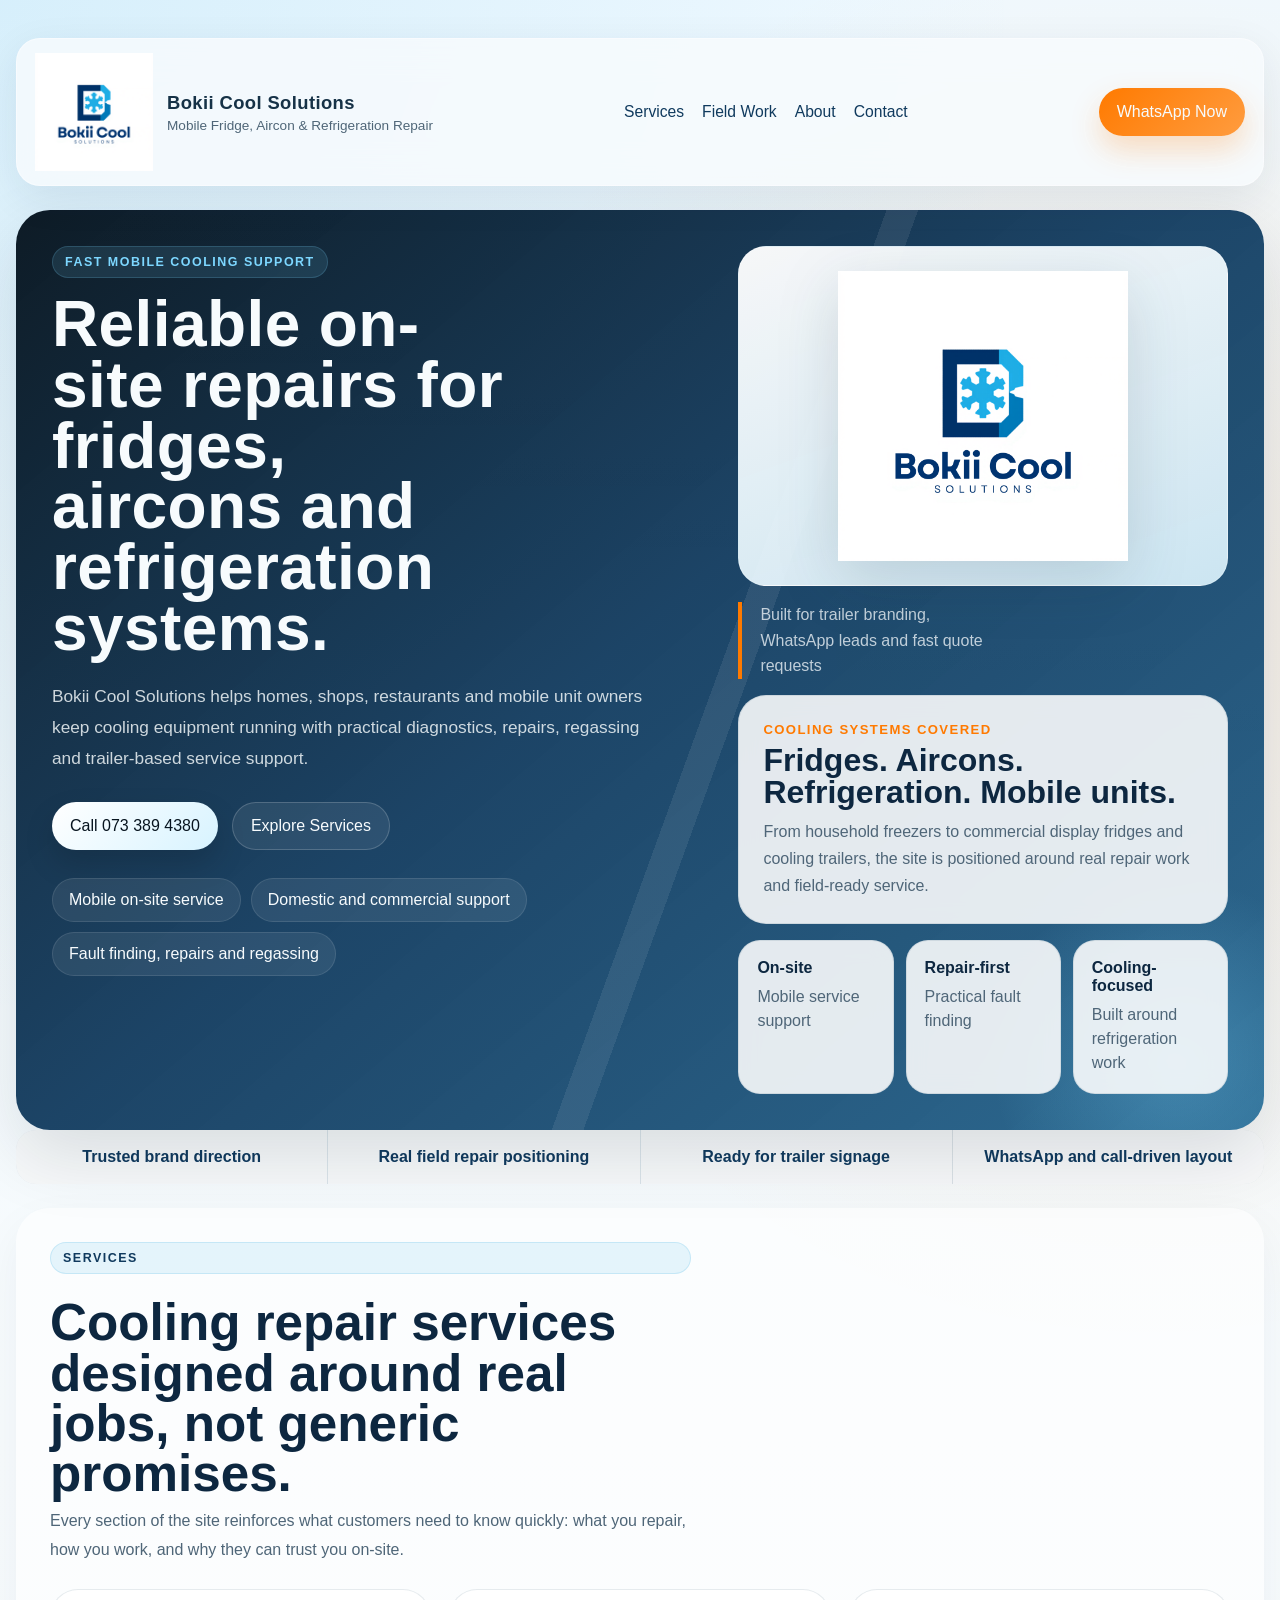
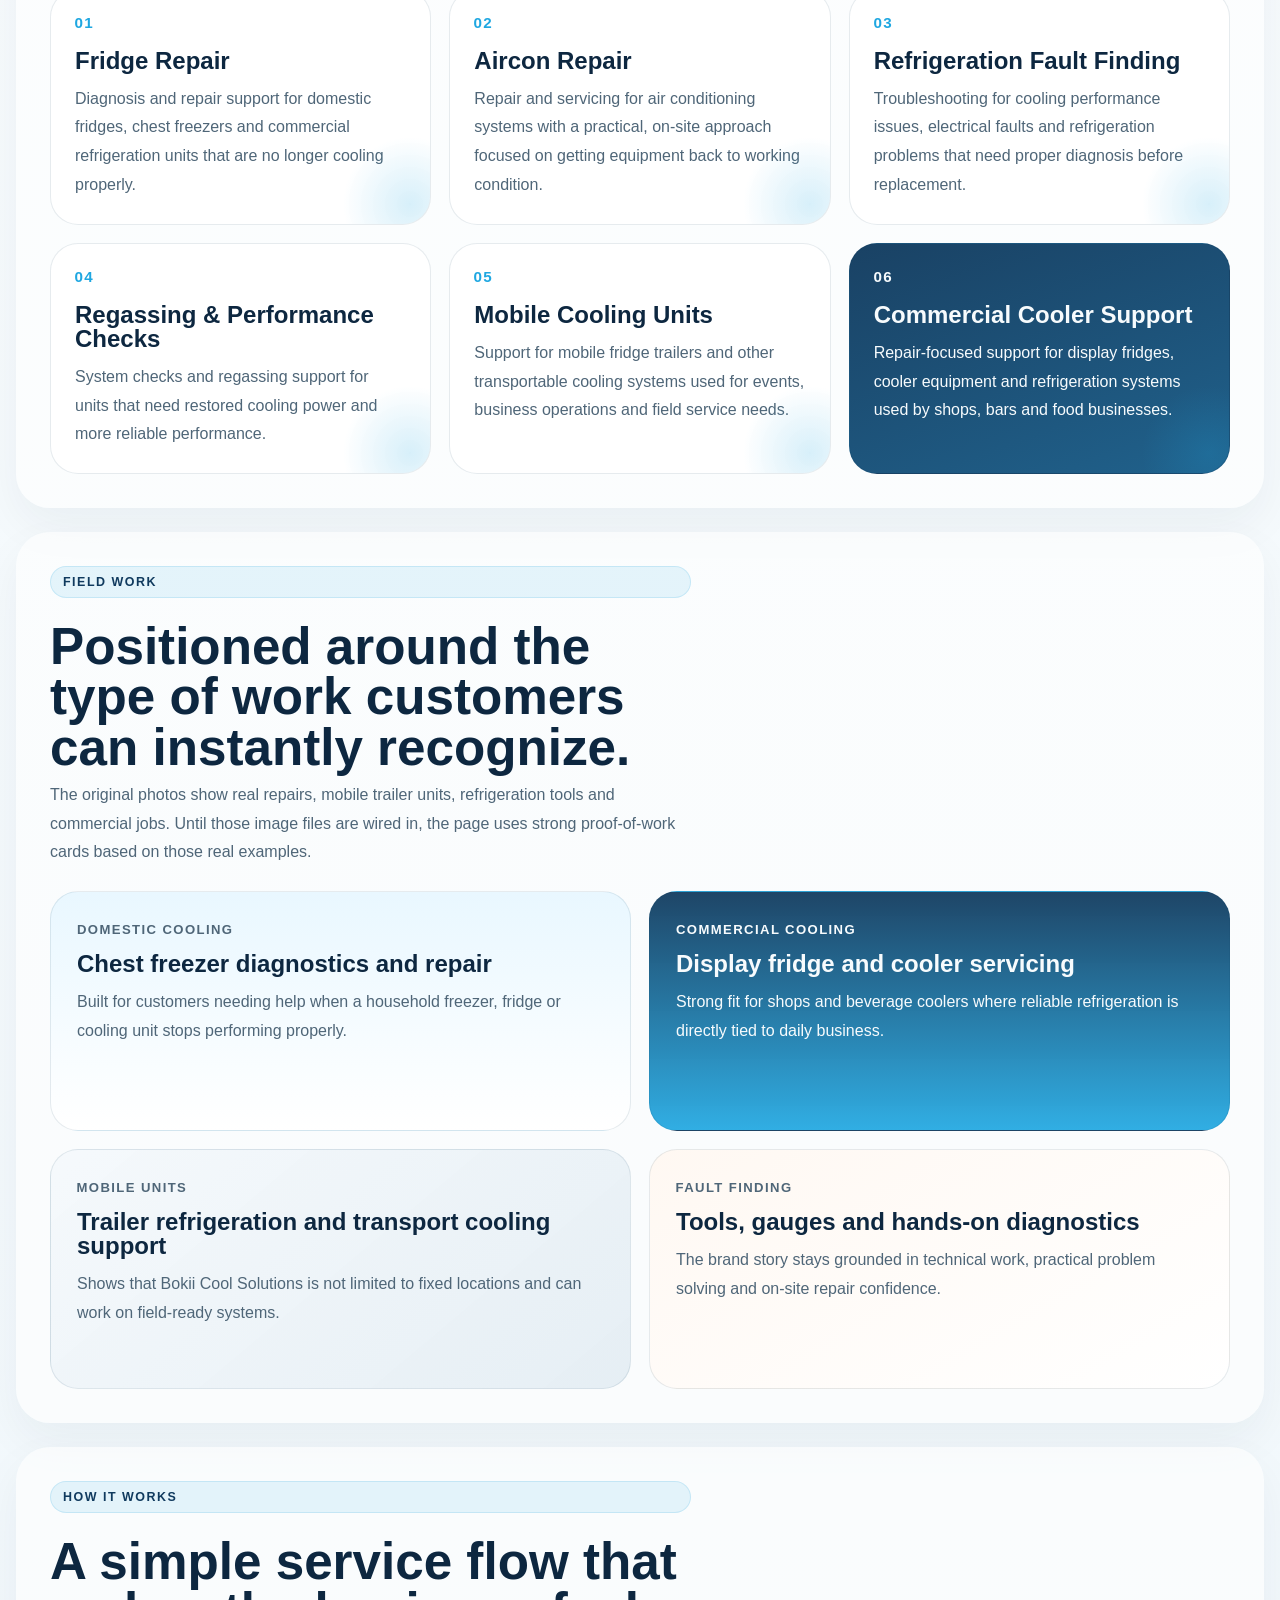
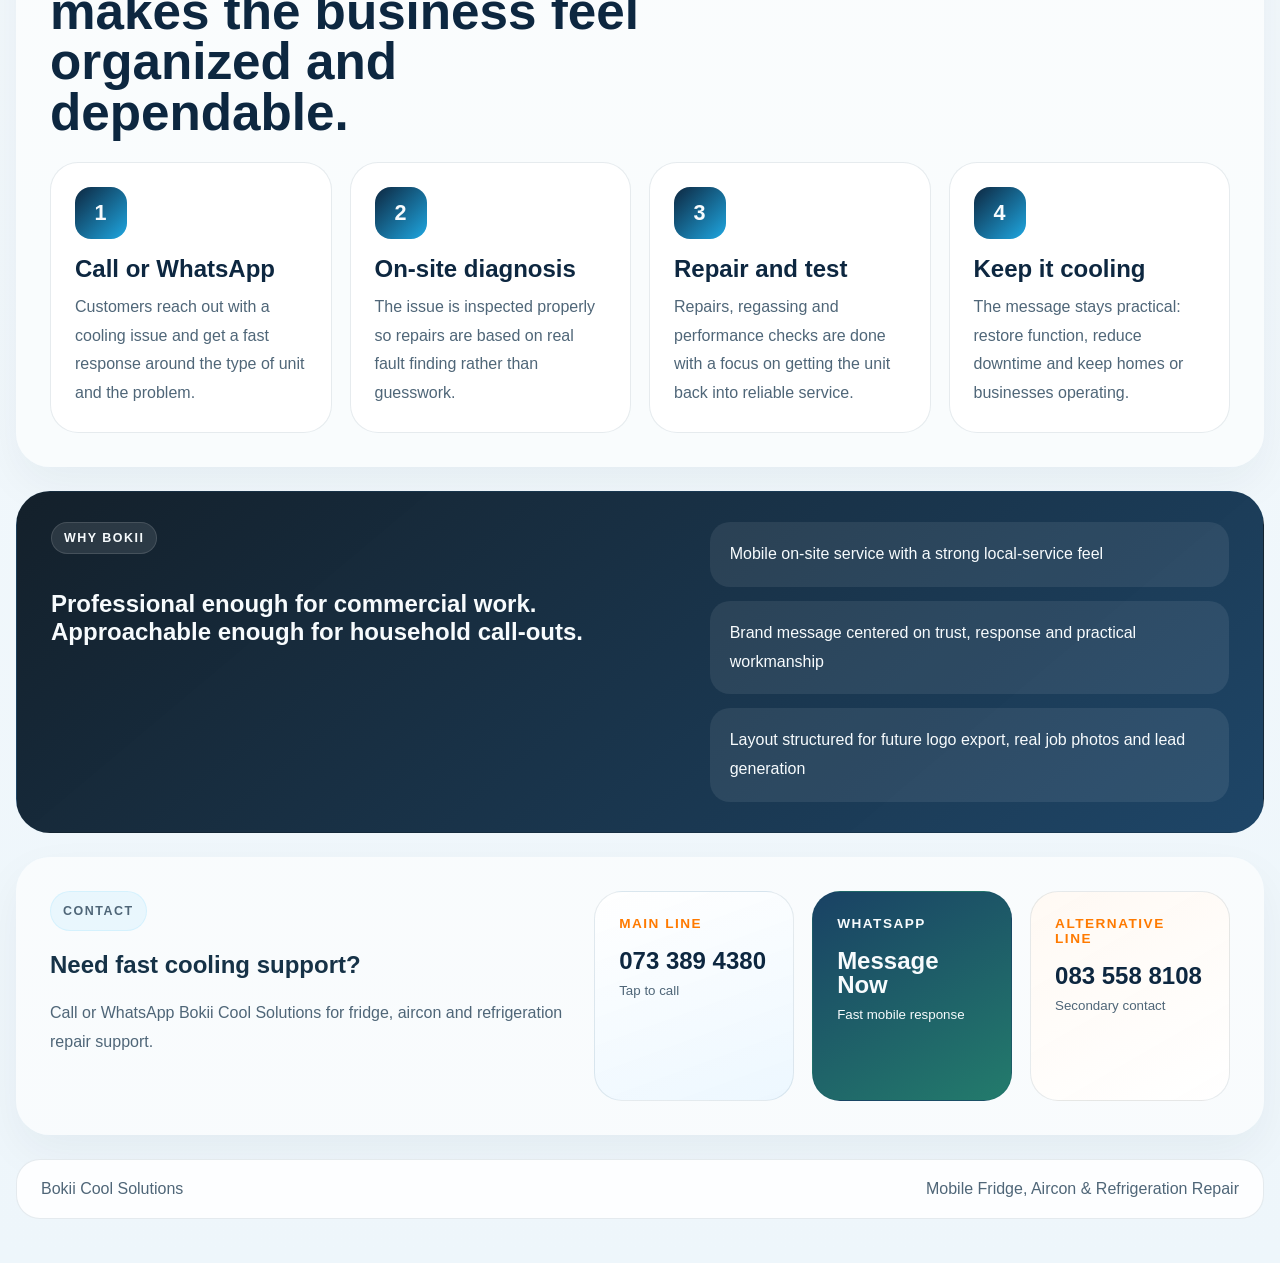
<file: index.html>
<!DOCTYPE html>
<html lang="en">
<head>
  <meta charset="UTF-8">
  <meta name="viewport" content="width=device-width, initial-scale=1.0">
  <meta name="description" content="Bokii Cool Solutions offers mobile fridge, aircon and refrigeration repairs with dependable on-site service for homes, businesses and mobile cooling units.">
  <title>Bokii Cool Solutions | Mobile Fridge, Aircon & Refrigeration Repair</title>
  <link rel="stylesheet" href="./styles.css">
</head>
<body>
  <div class="page-shell">
    <header class="site-header">
      <a class="brand" href="#top" aria-label="Bokii Cool Solutions home">
        <img class="brand-logo" src="./assets/logo-main.png" alt="Bokii Cool Solutions logo">
        <span class="brand-copy">
          <strong>Bokii Cool Solutions</strong>
          <small>Mobile Fridge, Aircon & Refrigeration Repair</small>
        </span>
      </a>

      <nav class="site-nav" aria-label="Primary">
        <a href="#services">Services</a>
        <a href="#work">Field Work</a>
        <a href="#about">About</a>
        <a href="#contact">Contact</a>
      </nav>

      <a class="nav-cta" href="https://wa.me/27733894380">WhatsApp Now</a>
    </header>

    <main id="top">
      <section class="hero">
        <div class="hero-copy">
          <p class="eyebrow">Fast Mobile Cooling Support</p>
          <h1>Reliable on-site repairs for fridges, aircons and refrigeration systems.</h1>
          <p class="lead">
            Bokii Cool Solutions helps homes, shops, restaurants and mobile unit owners keep cooling equipment running with practical diagnostics, repairs, regassing and trailer-based service support.
          </p>

          <div class="hero-actions">
            <a class="button primary" href="tel:+27733894380">Call 073 389 4380</a>
            <a class="button secondary" href="#services">Explore Services</a>
          </div>

          <ul class="quick-points" aria-label="Key service strengths">
            <li>Mobile on-site service</li>
            <li>Domestic and commercial support</li>
            <li>Fault finding, repairs and regassing</li>
          </ul>
        </div>

        <aside class="hero-panel" aria-label="Service highlights">
          <div class="hero-logo-card">
            <img class="hero-logo" src="./assets/logo-main.png" alt="Bokii Cool Solutions">
          </div>
          <div class="panel-topline">Built for trailer branding, WhatsApp leads and fast quote requests</div>
          <div class="signal-card">
            <span class="signal-kicker">Cooling Systems Covered</span>
            <h2>Fridges. Aircons. Refrigeration. Mobile units.</h2>
            <p>From household freezers to commercial display fridges and cooling trailers, the site is positioned around real repair work and field-ready service.</p>
          </div>

          <div class="hero-metrics">
            <article>
              <strong>On-site</strong>
              <span>Mobile service support</span>
            </article>
            <article>
              <strong>Repair-first</strong>
              <span>Practical fault finding</span>
            </article>
            <article>
              <strong>Cooling-focused</strong>
              <span>Built around refrigeration work</span>
            </article>
          </div>
        </aside>
      </section>

      <section class="trust-strip" aria-label="Trust indicators">
        <p>Trusted brand direction</p>
        <p>Real field repair positioning</p>
        <p>Ready for trailer signage</p>
        <p>WhatsApp and call-driven layout</p>
      </section>

      <section class="section section-services" id="services">
        <div class="section-heading">
          <p class="eyebrow">Services</p>
          <h2>Cooling repair services designed around real jobs, not generic promises.</h2>
          <p>Every section of the site reinforces what customers need to know quickly: what you repair, how you work, and why they can trust you on-site.</p>
        </div>

        <div class="service-grid">
          <article class="service-card">
            <span class="service-index">01</span>
            <h3>Fridge Repair</h3>
            <p>Diagnosis and repair support for domestic fridges, chest freezers and commercial refrigeration units that are no longer cooling properly.</p>
          </article>
          <article class="service-card">
            <span class="service-index">02</span>
            <h3>Aircon Repair</h3>
            <p>Repair and servicing for air conditioning systems with a practical, on-site approach focused on getting equipment back to working condition.</p>
          </article>
          <article class="service-card">
            <span class="service-index">03</span>
            <h3>Refrigeration Fault Finding</h3>
            <p>Troubleshooting for cooling performance issues, electrical faults and refrigeration problems that need proper diagnosis before replacement.</p>
          </article>
          <article class="service-card">
            <span class="service-index">04</span>
            <h3>Regassing & Performance Checks</h3>
            <p>System checks and regassing support for units that need restored cooling power and more reliable performance.</p>
          </article>
          <article class="service-card">
            <span class="service-index">05</span>
            <h3>Mobile Cooling Units</h3>
            <p>Support for mobile fridge trailers and other transportable cooling systems used for events, business operations and field service needs.</p>
          </article>
          <article class="service-card accent-card">
            <span class="service-index">06</span>
            <h3>Commercial Cooler Support</h3>
            <p>Repair-focused support for display fridges, cooler equipment and refrigeration systems used by shops, bars and food businesses.</p>
          </article>
        </div>
      </section>

      <section class="section work-section" id="work">
        <div class="section-heading">
          <p class="eyebrow">Field Work</p>
          <h2>Positioned around the type of work customers can instantly recognize.</h2>
          <p>The original photos show real repairs, mobile trailer units, refrigeration tools and commercial jobs. Until those image files are wired in, the page uses strong proof-of-work cards based on those real examples.</p>
        </div>

        <div class="work-grid">
          <article class="work-card frost-card">
            <p class="work-tag">Domestic Cooling</p>
            <h3>Chest freezer diagnostics and repair</h3>
            <p>Built for customers needing help when a household freezer, fridge or cooling unit stops performing properly.</p>
          </article>
          <article class="work-card cobalt-card">
            <p class="work-tag">Commercial Cooling</p>
            <h3>Display fridge and cooler servicing</h3>
            <p>Strong fit for shops and beverage coolers where reliable refrigeration is directly tied to daily business.</p>
          </article>
          <article class="work-card steel-card">
            <p class="work-tag">Mobile Units</p>
            <h3>Trailer refrigeration and transport cooling support</h3>
            <p>Shows that Bokii Cool Solutions is not limited to fixed locations and can work on field-ready systems.</p>
          </article>
          <article class="work-card ember-card">
            <p class="work-tag">Fault Finding</p>
            <h3>Tools, gauges and hands-on diagnostics</h3>
            <p>The brand story stays grounded in technical work, practical problem solving and on-site repair confidence.</p>
          </article>
        </div>
      </section>

      <section class="section process-section" id="about">
        <div class="section-heading">
          <p class="eyebrow">How It Works</p>
          <h2>A simple service flow that makes the business feel organized and dependable.</h2>
        </div>

        <div class="process-grid">
          <article class="process-step">
            <span>1</span>
            <h3>Call or WhatsApp</h3>
            <p>Customers reach out with a cooling issue and get a fast response around the type of unit and the problem.</p>
          </article>
          <article class="process-step">
            <span>2</span>
            <h3>On-site diagnosis</h3>
            <p>The issue is inspected properly so repairs are based on real fault finding rather than guesswork.</p>
          </article>
          <article class="process-step">
            <span>3</span>
            <h3>Repair and test</h3>
            <p>Repairs, regassing and performance checks are done with a focus on getting the unit back into reliable service.</p>
          </article>
          <article class="process-step">
            <span>4</span>
            <h3>Keep it cooling</h3>
            <p>The message stays practical: restore function, reduce downtime and keep homes or businesses operating.</p>
          </article>
        </div>
      </section>

      <section class="section promise-section">
        <div class="promise-panel">
          <div>
            <p class="eyebrow">Why Bokii</p>
            <h2>Professional enough for commercial work. Approachable enough for household call-outs.</h2>
          </div>
          <div class="promise-list">
            <p>Mobile on-site service with a strong local-service feel</p>
            <p>Brand message centered on trust, response and practical workmanship</p>
            <p>Layout structured for future logo export, real job photos and lead generation</p>
          </div>
        </div>
      </section>

      <section class="section contact-section" id="contact">
        <div class="contact-copy">
          <p class="eyebrow">Contact</p>
          <h2>Need fast cooling support?</h2>
          <p>Call or WhatsApp Bokii Cool Solutions for fridge, aircon and refrigeration repair support.</p>
        </div>

        <div class="contact-cards">
          <a class="contact-card call-card" href="tel:+27733894380">
            <span>Main Line</span>
            <strong>073 389 4380</strong>
            <small>Tap to call</small>
          </a>
          <a class="contact-card whatsapp-card" href="https://wa.me/27733894380">
            <span>WhatsApp</span>
            <strong>Message Now</strong>
            <small>Fast mobile response</small>
          </a>
          <a class="contact-card alt-card" href="tel:+27835588108">
            <span>Alternative Line</span>
            <strong>083 558 8108</strong>
            <small>Secondary contact</small>
          </a>
        </div>
      </section>
    </main>

    <footer class="site-footer">
      <p>Bokii Cool Solutions</p>
      <p>Mobile Fridge, Aircon & Refrigeration Repair</p>
    </footer>
  </div>
</body>
</html>
</file>
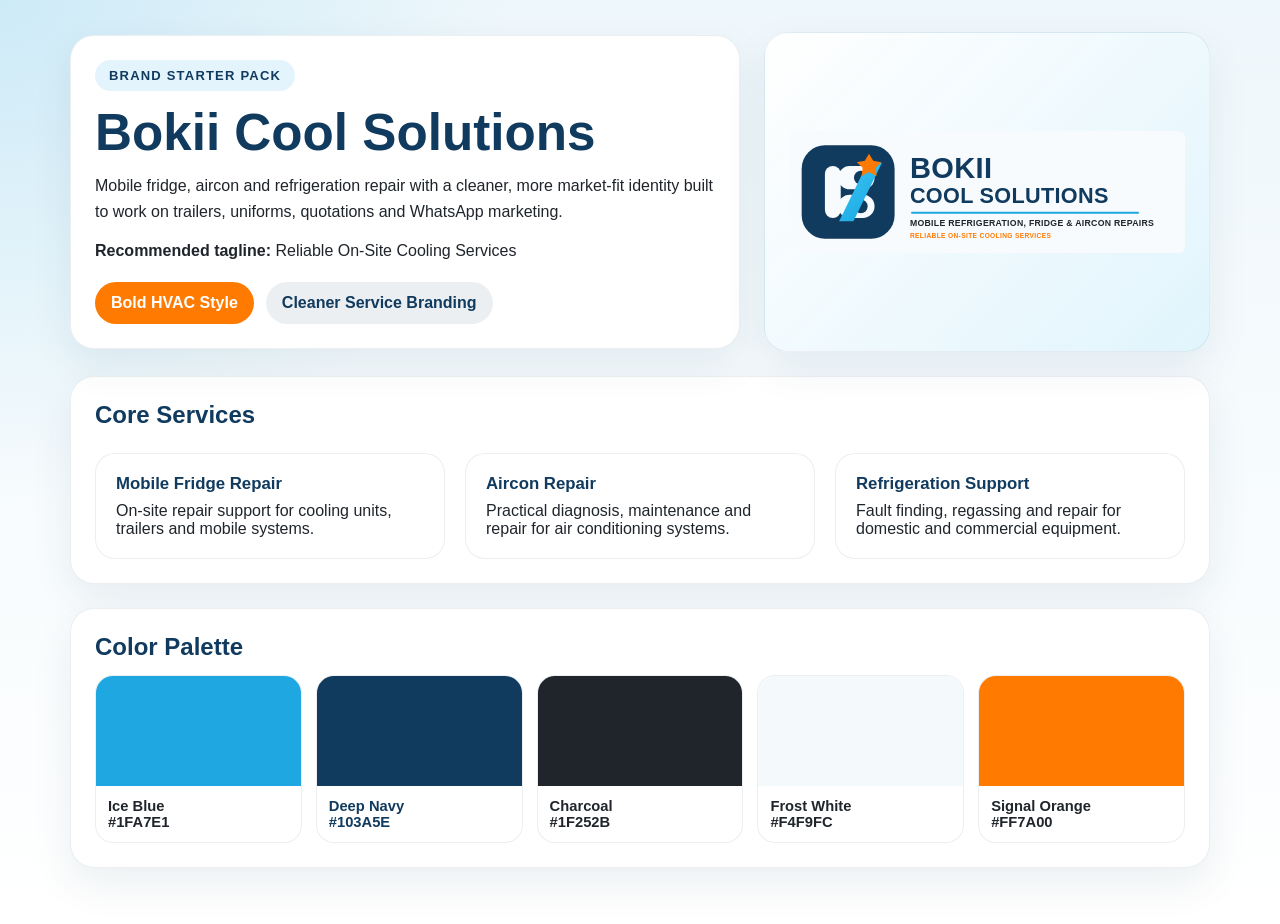
<file: brand-preview.html>
<!DOCTYPE html>
<html lang="en">
<head>
  <meta charset="UTF-8">
  <meta name="viewport" content="width=device-width, initial-scale=1.0">
  <title>Bokii Cool Solutions Brand Preview</title>
  <style>
    :root {
      --ice-blue: #1fa7e1;
      --deep-navy: #103a5e;
      --charcoal: #1f252b;
      --frost: #f4f9fc;
      --orange: #ff7a00;
      --panel: #ffffff;
    }

    * {
      box-sizing: border-box;
    }

    body {
      margin: 0;
      font-family: "Segoe UI", Arial, sans-serif;
      color: var(--charcoal);
      background:
        radial-gradient(circle at top left, rgba(31, 167, 225, 0.16), transparent 32%),
        linear-gradient(180deg, #eef7fb 0%, #ffffff 100%);
    }

    .wrap {
      max-width: 1180px;
      margin: 0 auto;
      padding: 32px 20px 56px;
    }

    .hero {
      display: grid;
      grid-template-columns: 1.2fr 0.8fr;
      gap: 24px;
      align-items: center;
    }

    .panel {
      background: var(--panel);
      border: 1px solid rgba(16, 58, 94, 0.08);
      border-radius: 24px;
      box-shadow: 0 16px 40px rgba(16, 58, 94, 0.08);
      padding: 24px;
    }

    .eyebrow {
      display: inline-block;
      margin-bottom: 16px;
      padding: 8px 14px;
      border-radius: 999px;
      background: rgba(31, 167, 225, 0.12);
      color: var(--deep-navy);
      font-size: 13px;
      font-weight: 800;
      letter-spacing: 1.2px;
    }

    h1, h2 {
      margin: 0 0 14px;
      color: var(--deep-navy);
    }

    h1 {
      font-size: clamp(2.2rem, 4vw, 4rem);
      line-height: 1.02;
    }

    h2 {
      font-size: 1.5rem;
    }

    p {
      margin: 0 0 14px;
      line-height: 1.6;
    }

    .cta-row {
      display: flex;
      flex-wrap: wrap;
      gap: 12px;
      margin-top: 18px;
    }

    .chip {
      padding: 12px 16px;
      border-radius: 999px;
      font-weight: 700;
      text-decoration: none;
    }

    .chip.primary {
      background: var(--orange);
      color: white;
    }

    .chip.secondary {
      background: rgba(16, 58, 94, 0.08);
      color: var(--deep-navy);
    }

    .logo-box {
      display: flex;
      justify-content: center;
      align-items: center;
      min-height: 320px;
      background:
        linear-gradient(135deg, rgba(255, 255, 255, 0.98), rgba(223, 244, 252, 0.95)),
        repeating-linear-gradient(135deg, rgba(16, 58, 94, 0.03), rgba(16, 58, 94, 0.03) 14px, transparent 14px, transparent 28px);
    }

    .logo-box img {
      width: min(100%, 520px);
      height: auto;
      display: block;
    }

    .grid {
      display: grid;
      grid-template-columns: repeat(3, minmax(0, 1fr));
      gap: 20px;
      margin-top: 24px;
    }

    .service {
      padding: 20px;
      border-radius: 20px;
      background: white;
      border: 1px solid rgba(16, 58, 94, 0.08);
    }

    .service strong {
      display: block;
      margin-bottom: 8px;
      color: var(--deep-navy);
      font-size: 1.05rem;
    }

    .palette {
      display: grid;
      grid-template-columns: repeat(5, minmax(0, 1fr));
      gap: 14px;
      margin-top: 14px;
    }

    .swatch {
      border-radius: 18px;
      overflow: hidden;
      border: 1px solid rgba(16, 58, 94, 0.08);
      background: white;
    }

    .swatch-color {
      height: 110px;
    }

    .swatch-label {
      padding: 12px;
      font-size: 0.92rem;
      font-weight: 700;
    }

    @media (max-width: 920px) {
      .hero,
      .grid,
      .palette {
        grid-template-columns: 1fr;
      }
    }
  </style>
</head>
<body>
  <main class="wrap">
    <section class="hero">
      <div class="panel">
        <span class="eyebrow">BRAND STARTER PACK</span>
        <h1>Bokii Cool Solutions</h1>
        <p>Mobile fridge, aircon and refrigeration repair with a cleaner, more market-fit identity built to work on trailers, uniforms, quotations and WhatsApp marketing.</p>
        <p><strong>Recommended tagline:</strong> Reliable On-Site Cooling Services</p>
        <div class="cta-row">
          <span class="chip primary">Bold HVAC Style</span>
          <span class="chip secondary">Cleaner Service Branding</span>
        </div>
      </div>

      <div class="panel logo-box">
        <img src="./bokii-cool-solutions-logo.svg" alt="Bokii Cool Solutions logo">
      </div>
    </section>

    <section class="panel" style="margin-top: 24px;">
      <h2>Core Services</h2>
      <div class="grid">
        <div class="service">
          <strong>Mobile Fridge Repair</strong>
          On-site repair support for cooling units, trailers and mobile systems.
        </div>
        <div class="service">
          <strong>Aircon Repair</strong>
          Practical diagnosis, maintenance and repair for air conditioning systems.
        </div>
        <div class="service">
          <strong>Refrigeration Support</strong>
          Fault finding, regassing and repair for domestic and commercial equipment.
        </div>
      </div>
    </section>

    <section class="panel" style="margin-top: 24px;">
      <h2>Color Palette</h2>
      <div class="palette">
        <div class="swatch">
          <div class="swatch-color" style="background:#1FA7E1;"></div>
          <div class="swatch-label">Ice Blue<br>#1FA7E1</div>
        </div>
        <div class="swatch">
          <div class="swatch-color" style="background:#103A5E;"></div>
          <div class="swatch-label" style="color:#103A5E;">Deep Navy<br>#103A5E</div>
        </div>
        <div class="swatch">
          <div class="swatch-color" style="background:#1F252B;"></div>
          <div class="swatch-label">Charcoal<br>#1F252B</div>
        </div>
        <div class="swatch">
          <div class="swatch-color" style="background:#F4F9FC;"></div>
          <div class="swatch-label">Frost White<br>#F4F9FC</div>
        </div>
        <div class="swatch">
          <div class="swatch-color" style="background:#FF7A00;"></div>
          <div class="swatch-label">Signal Orange<br>#FF7A00</div>
        </div>
      </div>
    </section>
  </main>
</body>
</html>
</file>
<file: styles.css>
:root {
  --navy-950: #07141f;
  --navy-900: #0d2740;
  --navy-800: #103a5e;
  --navy-700: #175b87;
  --blue-500: #1fa7e1;
  --blue-300: #7dd7ff;
  --orange-500: #ff7a00;
  --white: #f7fbfd;
  --ice: #e9f7ff;
  --line: rgba(16, 58, 94, 0.1);
  --text: #163247;
  --muted: #4f6678;
  --shadow: 0 26px 70px rgba(6, 26, 41, 0.12);
}

* {
  box-sizing: border-box;
}

html {
  scroll-behavior: smooth;
}

body {
  margin: 0;
  color: var(--text);
  font-family: "Trebuchet MS", "Segoe UI", sans-serif;
  background:
    radial-gradient(circle at top left, rgba(31, 167, 225, 0.12), transparent 22%),
    radial-gradient(circle at 90% 14%, rgba(255, 122, 0, 0.1), transparent 18%),
    linear-gradient(180deg, #f0f9ff 0%, #f7fbfd 32%, #eef6fb 100%);
}

a {
  color: inherit;
  text-decoration: none;
}

.page-shell {
  width: min(1260px, calc(100% - 32px));
  margin: 20px auto;
  padding: 18px 0 24px;
}

.site-header {
  position: sticky;
  top: 16px;
  z-index: 20;
  display: flex;
  align-items: center;
  justify-content: space-between;
  gap: 20px;
  padding: 14px 18px;
  border: 1px solid rgba(255, 255, 255, 0.4);
  border-radius: 24px;
  backdrop-filter: blur(18px);
  background: rgba(247, 251, 253, 0.84);
  box-shadow: 0 12px 40px rgba(13, 39, 64, 0.08);
}

.brand {
  display: inline-flex;
  align-items: center;
  gap: 14px;
  min-width: 0;
}

.brand-logo {
  width: 118px;
  height: auto;
  display: block;
  flex: 0 0 auto;
}

.brand-copy {
  display: flex;
  flex-direction: column;
  gap: 4px;
}

.brand-copy strong,
.site-nav a,
.nav-cta,
.hero h1,
.section-heading h2,
.service-card h3,
.work-card h3,
.process-step h3,
.promise-panel h2,
.contact-copy h2,
.contact-card strong {
  font-family: "Bahnschrift", "Arial Narrow", sans-serif;
}

.brand-copy strong {
  font-size: 1.15rem;
  letter-spacing: 0.4px;
}

.brand-copy small {
  color: var(--muted);
  font-size: 0.85rem;
}

.site-nav {
  display: inline-flex;
  align-items: center;
  gap: 18px;
}

.site-nav a {
  font-size: 0.98rem;
  color: var(--navy-800);
}

.nav-cta,
.button {
  display: inline-flex;
  align-items: center;
  justify-content: center;
  min-height: 48px;
  padding: 0 18px;
  border-radius: 999px;
  transition: transform 180ms ease, box-shadow 180ms ease, background-color 180ms ease;
}

.nav-cta {
  color: var(--white);
  background: linear-gradient(135deg, var(--orange-500), #ff9c3f);
  box-shadow: 0 14px 30px rgba(255, 122, 0, 0.24);
}

.nav-cta:hover,
.button:hover,
.contact-card:hover {
  transform: translateY(-2px);
}

.hero,
.section,
.site-footer {
  margin-top: 24px;
}

.hero {
  position: relative;
  display: grid;
  grid-template-columns: minmax(0, 1.15fr) minmax(320px, 0.85fr);
  gap: 24px;
  padding: 36px;
  border-radius: 34px;
  overflow: hidden;
  background:
    linear-gradient(140deg, rgba(7, 20, 31, 0.97), rgba(16, 58, 94, 0.95) 48%, rgba(23, 91, 135, 0.9)),
    linear-gradient(180deg, rgba(255, 255, 255, 0.06), rgba(255, 255, 255, 0));
  box-shadow: var(--shadow);
}

.hero::before {
  content: "";
  position: absolute;
  inset: auto -100px -120px auto;
  width: 380px;
  height: 380px;
  border-radius: 50%;
  background: radial-gradient(circle, rgba(125, 215, 255, 0.28), transparent 68%);
}

.hero::after {
  content: "";
  position: absolute;
  inset: 0;
  background:
    linear-gradient(110deg, transparent 0 55%, rgba(255, 255, 255, 0.08) 55% 57%, transparent 57% 100%);
  pointer-events: none;
}

.hero-copy,
.hero-panel {
  position: relative;
  z-index: 1;
}

.eyebrow {
  display: inline-flex;
  margin: 0 0 16px;
  padding: 8px 12px;
  border-radius: 999px;
  background: rgba(125, 215, 255, 0.12);
  color: var(--blue-300);
  border: 1px solid rgba(125, 215, 255, 0.18);
  font-size: 0.78rem;
  font-weight: 700;
  letter-spacing: 1.5px;
  text-transform: uppercase;
}

.hero h1 {
  max-width: 13ch;
  margin: 0;
  color: var(--white);
  font-size: clamp(2.9rem, 5vw, 5.4rem);
  line-height: 0.95;
  letter-spacing: 0.4px;
}

.lead {
  max-width: 62ch;
  margin: 22px 0 0;
  color: rgba(247, 251, 253, 0.82);
  font-size: 1.08rem;
  line-height: 1.8;
}

.hero-actions {
  display: flex;
  flex-wrap: wrap;
  gap: 14px;
  margin-top: 28px;
}

.button.primary {
  color: var(--navy-950);
  background: linear-gradient(135deg, #ffffff, #d7f3ff);
  box-shadow: 0 14px 30px rgba(0, 0, 0, 0.15);
}

.button.secondary {
  color: var(--white);
  border: 1px solid rgba(255, 255, 255, 0.18);
  background: rgba(255, 255, 255, 0.08);
}

.quick-points {
  display: flex;
  flex-wrap: wrap;
  gap: 10px;
  margin: 28px 0 0;
  padding: 0;
  list-style: none;
}

.quick-points li {
  padding: 12px 16px;
  border-radius: 999px;
  color: var(--white);
  background: rgba(255, 255, 255, 0.08);
  border: 1px solid rgba(255, 255, 255, 0.1);
}

.hero-panel {
  display: grid;
  gap: 16px;
}

.hero-logo-card {
  display: flex;
  align-items: center;
  justify-content: center;
  min-height: 184px;
  padding: 24px;
  border-radius: 28px;
  background:
    linear-gradient(160deg, rgba(255, 255, 255, 0.96), rgba(219, 242, 252, 0.92));
  border: 1px solid rgba(255, 255, 255, 0.18);
}

.hero-logo {
  width: min(100%, 290px);
  height: auto;
  display: block;
  filter: drop-shadow(0 18px 30px rgba(13, 39, 64, 0.14));
}

.panel-topline {
  align-self: start;
  max-width: 28ch;
  padding-left: 18px;
  border-left: 4px solid var(--orange-500);
  color: rgba(247, 251, 253, 0.75);
  line-height: 1.6;
}

.signal-card,
.hero-metrics article,
.service-card,
.work-card,
.process-step,
.promise-panel,
.contact-card,
.site-footer {
  border: 1px solid var(--line);
  background: rgba(255, 255, 255, 0.88);
  backdrop-filter: blur(10px);
}

.signal-card {
  padding: 24px;
  border-radius: 28px;
}

.signal-card h2 {
  margin: 6px 0 10px;
  font-size: 2rem;
  color: var(--navy-900);
  line-height: 1;
}

.signal-kicker,
.work-tag {
  display: inline-block;
  color: var(--orange-500);
  font-size: 0.82rem;
  font-weight: 800;
  text-transform: uppercase;
  letter-spacing: 1.4px;
}

.signal-card p {
  margin: 0;
  color: var(--muted);
  line-height: 1.7;
}

.hero-metrics {
  display: grid;
  grid-template-columns: repeat(3, 1fr);
  gap: 12px;
}

.hero-metrics article {
  padding: 18px;
  border-radius: 22px;
}

.hero-metrics strong {
  display: block;
  color: var(--navy-900);
  font-size: 1rem;
}

.hero-metrics span {
  display: block;
  margin-top: 8px;
  color: var(--muted);
  line-height: 1.5;
}

.trust-strip {
  display: grid;
  grid-template-columns: repeat(4, 1fr);
  gap: 1px;
  overflow: hidden;
  border-radius: 20px;
  background: rgba(16, 58, 94, 0.12);
}

.trust-strip p {
  margin: 0;
  padding: 18px;
  color: var(--navy-800);
  text-align: center;
  background: rgba(255, 255, 255, 0.78);
  font-weight: 700;
}

.section {
  padding: 34px;
  border-radius: 34px;
  background: rgba(255, 255, 255, 0.62);
  box-shadow: 0 18px 46px rgba(13, 39, 64, 0.05);
}

.section-heading {
  display: grid;
  gap: 8px;
  max-width: 72ch;
  margin-bottom: 24px;
}

.section-heading .eyebrow {
  color: var(--navy-800);
  background: rgba(31, 167, 225, 0.1);
  border-color: rgba(31, 167, 225, 0.16);
}

.section-heading h2 {
  margin: 0;
  font-size: clamp(2rem, 4vw, 3.5rem);
  line-height: 0.98;
  color: var(--navy-900);
}

.section-heading p:last-child {
  margin: 0;
  color: var(--muted);
  line-height: 1.8;
}

.service-grid,
.work-grid,
.process-grid,
.contact-cards {
  display: grid;
  gap: 18px;
}

.service-grid {
  grid-template-columns: repeat(3, minmax(0, 1fr));
}

.service-card {
  position: relative;
  min-height: 220px;
  padding: 24px;
  border-radius: 28px;
  overflow: hidden;
}

.service-card::after {
  content: "";
  position: absolute;
  inset: auto -50px -50px auto;
  width: 140px;
  height: 140px;
  border-radius: 50%;
  background: radial-gradient(circle, rgba(31, 167, 225, 0.18), transparent 68%);
}

.service-index {
  display: inline-flex;
  margin-bottom: 18px;
  color: var(--blue-500);
  font-size: 0.95rem;
  font-weight: 800;
  letter-spacing: 1.4px;
}

.service-card h3,
.work-card h3,
.process-step h3,
.contact-card strong {
  margin: 0 0 12px;
  color: var(--navy-900);
  font-size: 1.5rem;
  line-height: 1;
}

.service-card p,
.work-card p,
.process-step p,
.promise-list p,
.contact-copy p {
  margin: 0;
  color: var(--muted);
  line-height: 1.8;
}

.accent-card {
  background:
    linear-gradient(160deg, rgba(16, 58, 94, 0.96), rgba(23, 91, 135, 0.96)),
    rgba(255, 255, 255, 0.88);
}

.accent-card .service-index,
.accent-card h3,
.accent-card p {
  color: var(--white);
}

.work-grid {
  grid-template-columns: repeat(2, minmax(0, 1fr));
}

.work-card {
  min-height: 240px;
  padding: 26px;
  border-radius: 28px;
}

.work-card h3 {
  margin-top: 10px;
}

.frost-card {
  background:
    linear-gradient(180deg, rgba(232, 247, 255, 0.96), rgba(255, 255, 255, 0.96)),
    white;
}

.cobalt-card {
  background:
    linear-gradient(180deg, rgba(16, 58, 94, 0.94), rgba(31, 167, 225, 0.92)),
    white;
}

.cobalt-card .work-tag,
.cobalt-card h3,
.cobalt-card p {
  color: var(--white);
}

.steel-card {
  background:
    linear-gradient(140deg, rgba(245, 249, 252, 0.96), rgba(229, 238, 244, 0.98)),
    white;
}

.ember-card {
  background:
    linear-gradient(150deg, rgba(255, 248, 242, 0.98), rgba(255, 255, 255, 0.98)),
    white;
}

.process-grid {
  grid-template-columns: repeat(4, minmax(0, 1fr));
}

.process-step {
  padding: 24px;
  border-radius: 28px;
}

.process-step span {
  display: inline-grid;
  place-items: center;
  width: 52px;
  height: 52px;
  margin-bottom: 18px;
  border-radius: 16px;
  color: var(--white);
  background: linear-gradient(135deg, var(--navy-900), var(--blue-500));
  font-family: "Bahnschrift", "Arial Narrow", sans-serif;
  font-size: 1.35rem;
  font-weight: 800;
}

.promise-section {
  padding: 0;
  background: transparent;
  box-shadow: none;
}

.promise-panel {
  display: grid;
  grid-template-columns: minmax(0, 1.1fr) minmax(0, 0.9fr);
  gap: 24px;
  padding: 30px 34px;
  border-radius: 34px;
  background:
    linear-gradient(140deg, rgba(7, 20, 31, 0.95), rgba(16, 58, 94, 0.94)),
    white;
}

.promise-panel .eyebrow,
.promise-panel h2,
.promise-list p {
  color: var(--white);
}

.promise-panel .eyebrow {
  background: rgba(255, 255, 255, 0.1);
  border-color: rgba(255, 255, 255, 0.12);
}

.promise-list {
  display: grid;
  gap: 14px;
}

.promise-list p {
  padding: 18px 20px;
  border-radius: 20px;
  background: rgba(255, 255, 255, 0.08);
}

.contact-section {
  display: grid;
  grid-template-columns: minmax(0, 0.9fr) minmax(0, 1.1fr);
  gap: 24px;
  align-items: start;
}

.contact-cards {
  grid-template-columns: repeat(3, minmax(0, 1fr));
}

.contact-card {
  display: block;
  min-height: 210px;
  padding: 24px;
  border-radius: 28px;
  transition: transform 180ms ease, box-shadow 180ms ease;
}

.contact-card span,
.contact-card small {
  display: block;
}

.contact-card span {
  margin-bottom: 18px;
  color: var(--orange-500);
  font-size: 0.85rem;
  font-weight: 800;
  letter-spacing: 1.5px;
  text-transform: uppercase;
}

.contact-card small {
  margin-top: 10px;
  color: var(--muted);
}

.call-card {
  background: linear-gradient(160deg, rgba(255, 255, 255, 0.92), rgba(236, 247, 255, 0.96));
}

.whatsapp-card {
  background: linear-gradient(150deg, rgba(16, 58, 94, 0.96), rgba(26, 118, 102, 0.96));
}

.whatsapp-card span,
.whatsapp-card strong,
.whatsapp-card small {
  color: var(--white);
}

.alt-card {
  background: linear-gradient(150deg, rgba(255, 249, 243, 0.96), rgba(255, 255, 255, 0.98));
}

.site-footer {
  display: flex;
  justify-content: space-between;
  gap: 18px;
  padding: 20px 24px;
  border-radius: 24px;
}

.site-footer p {
  margin: 0;
  color: var(--muted);
}

@media (max-width: 1100px) {
  .site-header,
  .contact-section,
  .promise-panel,
  .hero,
  .service-grid,
  .process-grid,
  .contact-cards {
    grid-template-columns: 1fr;
  }

  .site-header {
    display: grid;
  }

  .site-nav {
    flex-wrap: wrap;
  }

  .hero-metrics,
  .work-grid {
    grid-template-columns: 1fr 1fr;
  }

  .contact-cards {
    display: grid;
  }
}

@media (max-width: 820px) {
  .page-shell {
    width: min(100% - 20px, 100%);
    margin: 10px auto;
  }

  .site-header,
  .hero,
  .section,
  .promise-panel,
  .site-footer {
    padding: 20px;
    border-radius: 24px;
  }

  .brand {
    align-items: flex-start;
  }

  .brand-logo {
    width: 96px;
  }

  .site-nav {
    gap: 12px;
  }

  .hero h1,
  .section-heading h2,
  .promise-panel h2,
  .contact-copy h2 {
    max-width: none;
  }

  .trust-strip,
  .hero-metrics,
  .service-grid,
  .work-grid,
  .process-grid,
  .contact-cards {
    grid-template-columns: 1fr;
  }

  .site-footer {
    flex-direction: column;
  }
}
</file>
